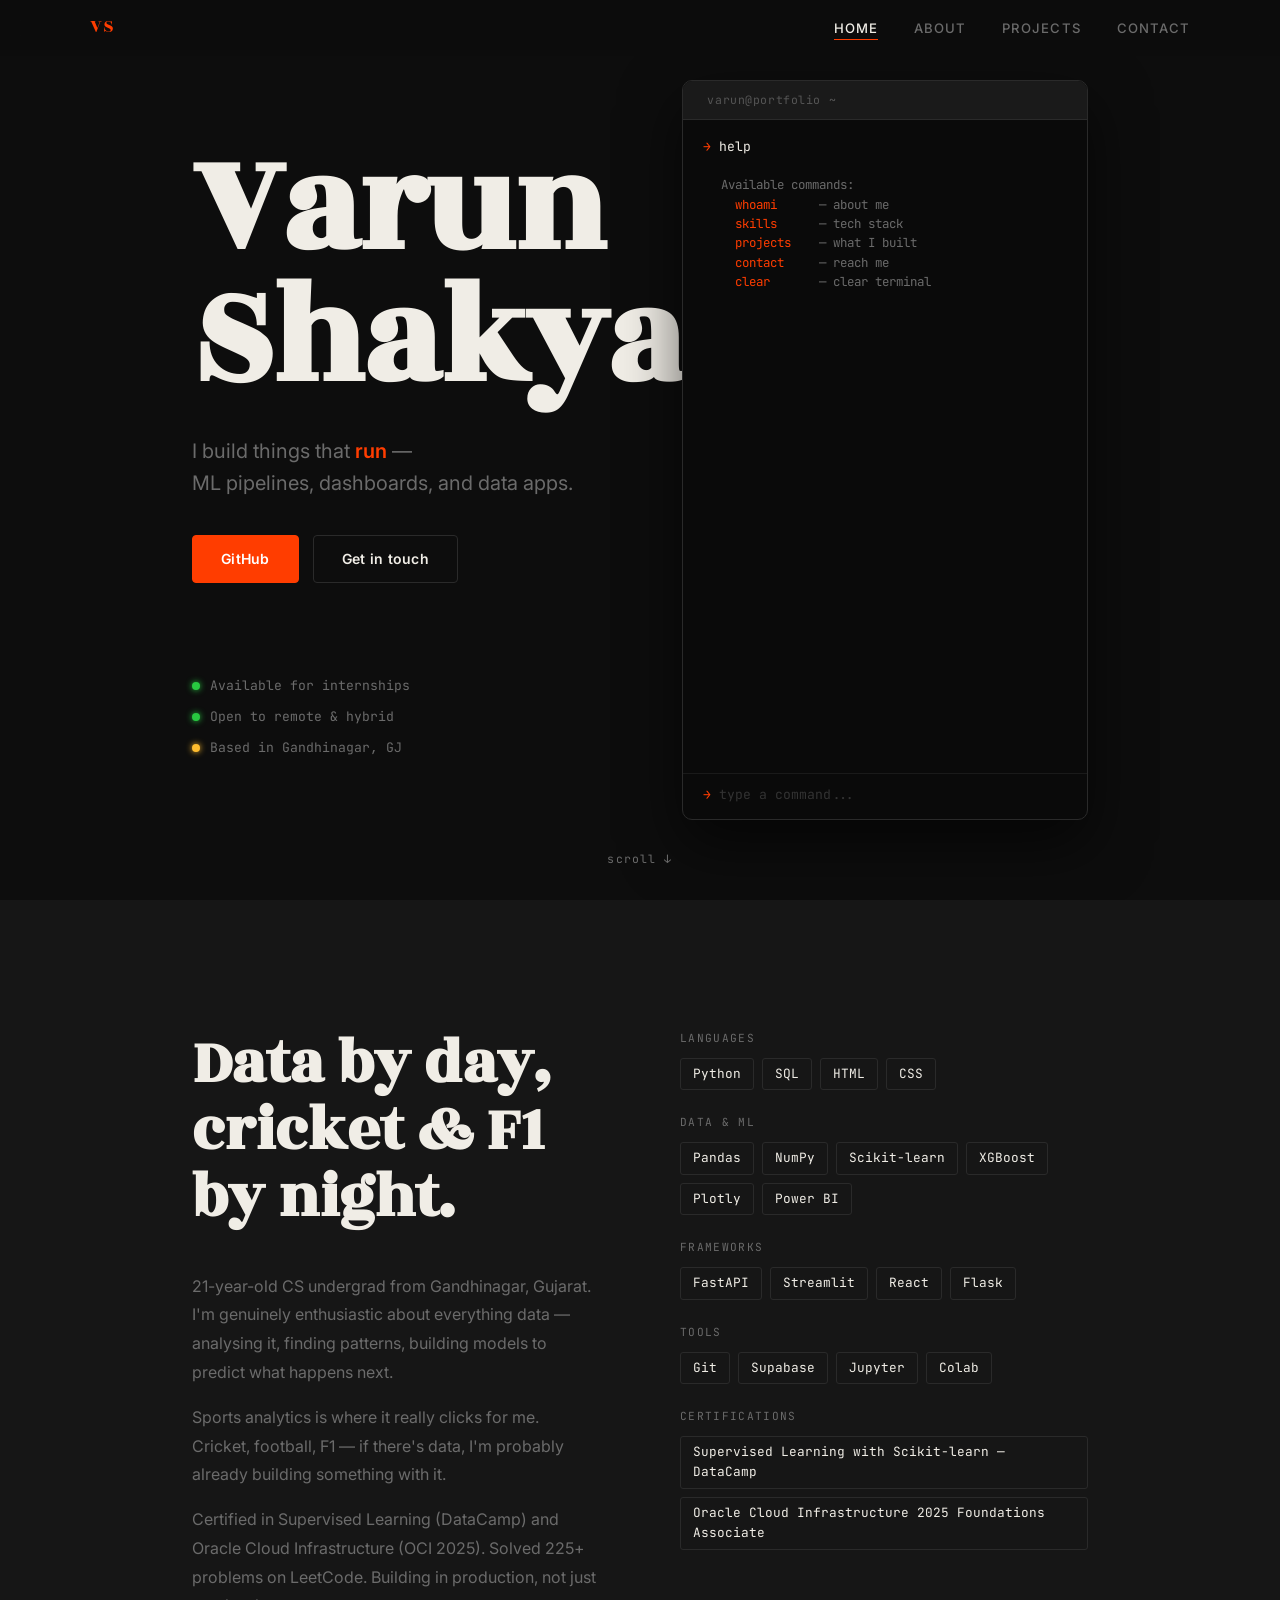
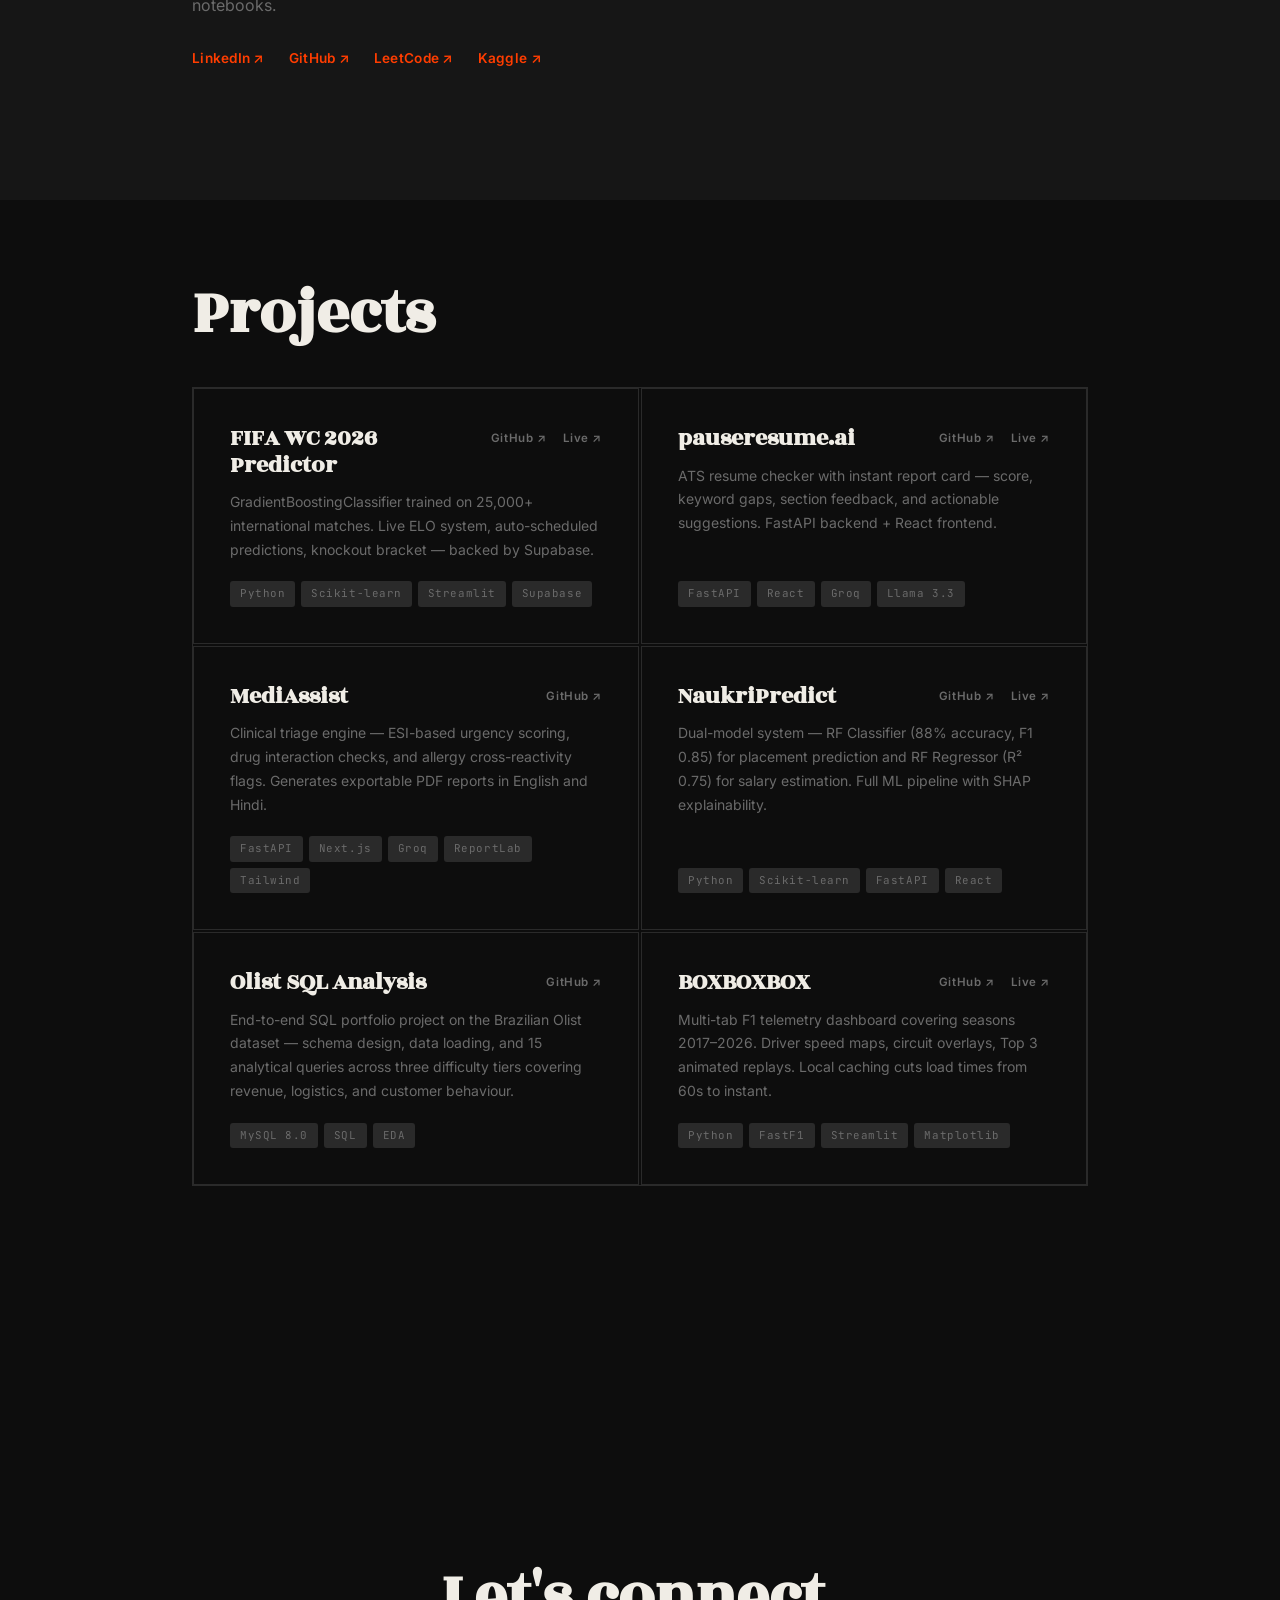
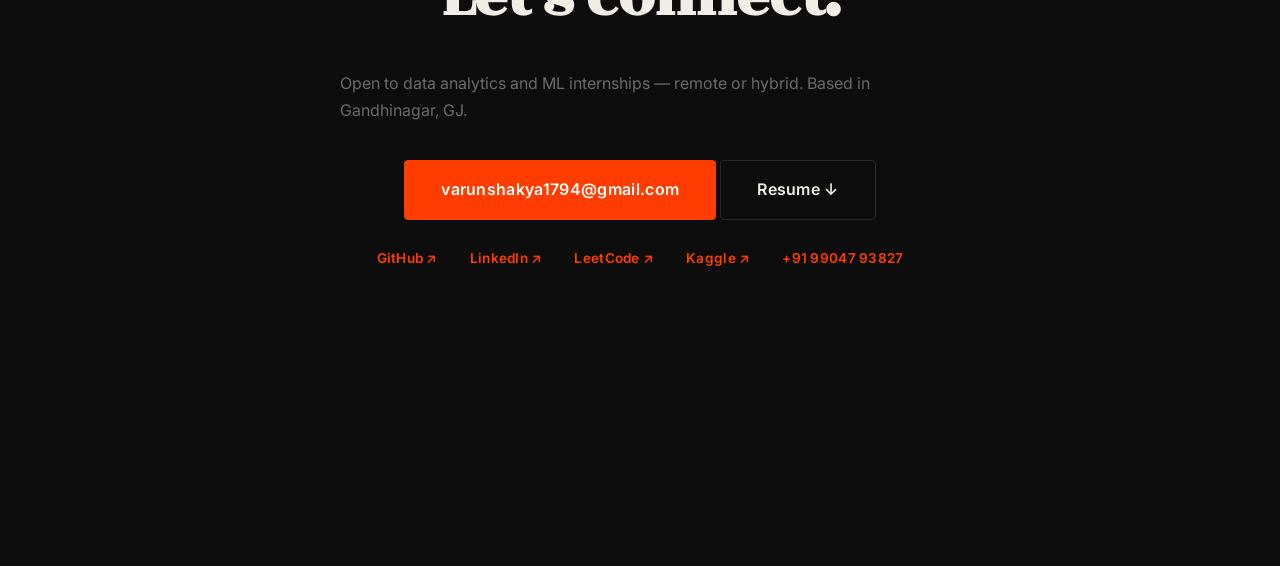
<file: index.html>
<!DOCTYPE html>
<html lang="en">
<head>
  <meta charset="UTF-8" />
  <meta name="viewport" content="width=device-width, initial-scale=1.0" />
  <title>Varun Shakya — Data & ML</title>
  <link rel="preconnect" href="https://fonts.googleapis.com" />
  <link rel="preconnect" href="https://fonts.gstatic.com" crossorigin />
  <link href="https://fonts.googleapis.com/css2?family=Rozha+One&family=Inter:wght@400;500;600&family=JetBrains+Mono:wght@400;500&display=swap" rel="stylesheet" />
  <link rel="stylesheet" href="style.css" />
</head>
<body>

  <!-- ── NAVBAR ── -->
  <nav id="navbar">
    <div class="nav-inner">
      <span class="nav-logo">VS</span>
      <ul class="nav-links">
        <li><a href="#hero"     data-section="hero">Home</a></li>
        <li><a href="#about"    data-section="about">About</a></li>
        <li><a href="#projects" data-section="projects">Projects</a></li>
        <li><a href="#contact"  data-section="contact">Contact</a></li>
      </ul>
    </div>
  </nav>

  <!-- ── HERO ── -->
  <section id="hero" class="section">
    <div class="hero-inner">
      <div class="hero-left">
        <h1 class="hero-name">Varun<br>Shakya</h1>
        <p class="hero-line">
          I build things that <em>run</em> —<br>
          ML pipelines, dashboards, and data apps.
        </p>
        <div class="hero-cta">
          <a href="https://github.com/vrunstar" target="_blank" class="btn btn-primary">GitHub</a>
          <a href="mailto:varunshakya1794@gmail.com" class="btn btn-ghost">Get in touch</a>
        </div>
        <div class="hero-status">
          <div class="status-item">
            <span class="status-dot status-green"></span>
            <span>Available for internships</span>
          </div>
          <div class="status-item">
            <span class="status-dot status-green"></span>
            <span>Open to remote & hybrid</span>
          </div>
          <div class="status-item">
            <span class="status-dot status-yellow"></span>
            <span>Based in Gandhinagar, GJ</span>
          </div>
        </div>
      </div>

      <div class="hero-right">
        <div class="terminal" id="terminal">
          <div class="terminal-bar">
            <span class="t-title">varun@portfolio ~ </span>
          </div>
          <div class="terminal-body" id="terminal-body">
          </div>
          <div class="terminal-input-row">
            <span class="t-prompt">→</span>
            <input id="terminal-input" class="terminal-input" type="text" autocomplete="off" spellcheck="false" placeholder="type a command..." autofocus />
          </div>
        </div>
      </div>
    </div>
    <div class="hero-scroll-hint">scroll ↓</div>
  </section>

  <!-- ── ABOUT + SKILLS ── -->
  <section id="about" class="section">
    <div class="about-inner">
      <div class="about-left">
        <h2 class="section-title">Data by day,<br>cricket & F1<br>by night.</h2>
        <p class="about-bio">
          21-year-old CS undergrad from Gandhinagar, Gujarat. I'm genuinely enthusiastic about everything data — analysing it, finding patterns, building models to predict what happens next.
        </p>
        <p class="about-bio">
          Sports analytics is where it really clicks for me. Cricket, football, F1 — if there's data, I'm probably already building something with it.
        </p>
        <p class="about-bio">
          Certified in Supervised Learning (DataCamp) and Oracle Cloud Infrastructure (OCI 2025). Solved 225+ problems on LeetCode. Building in production, not just notebooks.
        </p>
        <div class="about-links">
          <a href="https://linkedin.com/in/varoooooom" target="_blank" class="text-link">LinkedIn ↗</a>
          <a href="https://github.com/vrunstar" target="_blank" class="text-link">GitHub ↗</a>
          <a href="https://leetcode.com/vrunstar" target="_blank" class="text-link">LeetCode ↗</a>
          <a href="https://kaggle.com/vrunstar" target="_blank" class="text-link">Kaggle ↗</a>
        </div>
      </div>

      <div class="about-right">
        <div class="skills-grid">
          <div class="skill-group">
            <p class="skill-category">Languages</p>
            <div class="skill-tags">
              <span class="tag">Python</span>
              <span class="tag">SQL</span>
              <span class="tag">HTML</span>
              <span class="tag">CSS</span>
            </div>
          </div>
          <div class="skill-group">
            <p class="skill-category">Data & ML</p>
            <div class="skill-tags">
              <span class="tag">Pandas</span>
              <span class="tag">NumPy</span>
              <span class="tag">Scikit-learn</span>
              <span class="tag">XGBoost</span>
              <span class="tag">Plotly</span>
              <span class="tag">Power BI</span>
            </div>
          </div>
          <div class="skill-group">
            <p class="skill-category">Frameworks</p>
            <div class="skill-tags">
              <span class="tag">FastAPI</span>
              <span class="tag">Streamlit</span>
              <span class="tag">React</span>
              <span class="tag">Flask</span>
            </div>
          </div>
          <div class="skill-group">
            <p class="skill-category">Tools</p>
            <div class="skill-tags">
              <span class="tag">Git</span>
              <span class="tag">Supabase</span>
              <span class="tag">Jupyter</span>
              <span class="tag">Colab</span>
            </div>
          </div>
          <div class="skill-group">
            <p class="skill-category">Certifications</p>
            <div class="skill-tags cert-tags">
              <span class="tag">Supervised Learning with Scikit-learn — DataCamp</span>
              <span class="tag">Oracle Cloud Infrastructure 2025 Foundations Associate</span>
            </div>
          </div>
        </div>
      </div>
    </div>
  </section>

  <!-- ── PROJECTS ── -->
  <section id="projects" class="section">
    <div class="projects-inner">
      <h2 class="section-title">Projects</h2>

      <div class="projects-grid">

        <div class="project-card">
          <div class="project-header">
          <h3 class="project-title">FIFA WC 2026 Predictor</h3>
          <div class="project-links">
              <a href="https://github.com/vrunstar/wc-predictor" target="_blank">GitHub ↗</a>
              <a href="#" target="_blank">Live ↗</a>
            </div>
        </div>
          <p class="project-desc">GradientBoostingClassifier trained on 25,000+ international matches. Live ELO system, auto-scheduled predictions, knockout bracket — backed by Supabase.</p>
          <div class="project-stack">
            <span class="stack-tag">Python</span>
            <span class="stack-tag">Scikit-learn</span>
            <span class="stack-tag">Streamlit</span>
            <span class="stack-tag">Supabase</span>
          </div>
        </div>

        <div class="project-card">
          <div class="project-header">
          <h3 class="project-title">pauseresume.ai</h3>
          <div class="project-links">
              <a href="https://github.com/vrunstar/ats_resume_optimizer" target="_blank">GitHub ↗</a>
              <a href="https://pauseresume.vercel.app" target="_blank">Live ↗</a>
            </div>
        </div>
          <p class="project-desc">ATS resume checker with instant report card — score, keyword gaps, section feedback, and actionable suggestions. FastAPI backend + React frontend.</p>
          <div class="project-stack">
            <span class="stack-tag">FastAPI</span>
            <span class="stack-tag">React</span>
            <span class="stack-tag">Groq</span>
            <span class="stack-tag">Llama 3.3</span>
          </div>
        </div>

        <div class="project-card">
          <div class="project-header">
          <h3 class="project-title">MediAssist</h3>
          <div class="project-links">
              <a href="https://github.com/vrunstar/medAssist" target="_blank">GitHub ↗</a>
            </div>
        </div>
          <p class="project-desc">Clinical triage engine — ESI-based urgency scoring, drug interaction checks, and allergy cross-reactivity flags. Generates exportable PDF reports in English and Hindi.</p>
          <div class="project-stack">
            <span class="stack-tag">FastAPI</span>
            <span class="stack-tag">Next.js</span>
            <span class="stack-tag">Groq</span>
            <span class="stack-tag">ReportLab</span>
            <span class="stack-tag">Tailwind</span>
          </div>
        </div>

        <div class="project-card">
          <div class="project-header">
          <h3 class="project-title">NaukriPredict</h3>
          <div class="project-links">
              <a href="https://github.com/vrunstar" target="_blank">GitHub ↗</a>
              <a href="#" target="_blank">Live ↗</a>
            </div>
        </div>
          <p class="project-desc">Dual-model system — RF Classifier (88% accuracy, F1 0.85) for placement prediction and RF Regressor (R² 0.75) for salary estimation. Full ML pipeline with SHAP explainability.</p>
          <div class="project-stack">
            <span class="stack-tag">Python</span>
            <span class="stack-tag">Scikit-learn</span>
            <span class="stack-tag">FastAPI</span>
            <span class="stack-tag">React</span>
          </div>
        </div>

        <div class="project-card">
          <div class="project-header">
          <h3 class="project-title">Olist SQL Analysis</h3>
          <div class="project-links">
              <a href="https://github.com/vrunstar/olist_sql_analysis" target="_blank">GitHub ↗</a>
            </div>
        </div>
          <p class="project-desc">End-to-end SQL portfolio project on the Brazilian Olist dataset — schema design, data loading, and 15 analytical queries across three difficulty tiers covering revenue, logistics, and customer behaviour.</p>
          <div class="project-stack">
            <span class="stack-tag">MySQL 8.0</span>
            <span class="stack-tag">SQL</span>
            <span class="stack-tag">EDA</span>
          </div>
        </div>

        <div class="project-card">
          <div class="project-header">
          <h3 class="project-title">BOXBOXBOX</h3>
          <div class="project-links">
              <a href="https://github.com/vrunstar/f1_maps" target="_blank">GitHub ↗</a>
              <a href="#" target="_blank">Live ↗</a>
            </div>
        </div>
          <p class="project-desc">Multi-tab F1 telemetry dashboard covering seasons 2017–2026. Driver speed maps, circuit overlays, Top 3 animated replays. Local caching cuts load times from 60s to instant.</p>
          <div class="project-stack">
            <span class="stack-tag">Python</span>
            <span class="stack-tag">FastF1</span>
            <span class="stack-tag">Streamlit</span>
            <span class="stack-tag">Matplotlib</span>
          </div>
        </div>

      </div>
    </div>
  </section>

  <!-- ── CONTACT ── -->
  <section id="contact" class="section">
    <div class="contact-inner">
      <h2 class="section-title">Let's connect.</h2>
      <p class="contact-sub">Open to data analytics and ML internships — remote or hybrid. Based in Gandhinagar, GJ.</p>
      <div class="contact-cta">
        <a href="mailto:varunshakya1794@gmail.com" class="btn btn-primary btn-large">varunshakya1794@gmail.com</a>
        <a href="VARUN_resume.pdf" target="_blank" class="btn btn-ghost btn-large">Resume ↓</a>
      </div>
      <div class="contact-links">
        <a href="https://github.com/vrunstar" target="_blank" class="text-link">GitHub ↗</a>
        <a href="https://linkedin.com/in/varoooooom" target="_blank" class="text-link">LinkedIn ↗</a>
        <a href="https://leetcode.com/vrunstar" target="_blank" class="text-link">LeetCode ↗</a>
        <a href="https://kaggle.com/vrunstar" target="_blank" class="text-link">Kaggle ↗</a>
        <a href="tel:+919904793827" class="text-link" style="white-space:nowrap">+91 99047 93827</a>
      </div>
    </div>
  </section>

  <script src="script.js"></script>
</body>
</html>
</file>
<file: style.css>
/* ── RESET & TOKENS ── */
*, *::before, *::after { box-sizing: border-box; margin: 0; padding: 0; }

:root {
  --bg:         #0D0D0D;
  --surface:    #161616;
  --border:     #2a2a2a;
  --text:       #F0EDE6;
  --muted:      #6b6b6b;
  --accent:     #FF3D00;
  --accent-dim: rgba(255, 61, 0, 0.12);
  --font-display: 'Rozha One', serif;
  --font-body:    'Inter', sans-serif;
  --font-mono:    'JetBrains Mono', monospace;
}

html { scroll-behavior: smooth; }

body {
  background: var(--bg);
  color: var(--text);
  font-family: var(--font-body);
  font-size: 16px;
  line-height: 1.6;
  -webkit-font-smoothing: antialiased;
  overflow-x: hidden;
}

a { color: inherit; text-decoration: none; }

/* ── NAVBAR ── */
#navbar {
  position: fixed;
  top: 0;
  left: 0;
  right: 0;
  z-index: 100;
  padding: 0 40px;
  height: 56px;
  display: flex;
  align-items: center;
  background: rgba(13, 13, 13, 0.85);
  backdrop-filter: blur(12px);
  border-bottom: 1px solid transparent;
  transition: border-color 0.3s;
}

#navbar.scrolled {
  border-color: var(--border);
}

.nav-inner {
  width: 100%;
  max-width: 1100px;
  margin: 0 auto;
  display: flex;
  align-items: center;
  justify-content: space-between;
}

.nav-logo {
  font-family: var(--font-display);
  font-size: 1.2rem;
  color: var(--accent);
  letter-spacing: 0.05em;
}

.nav-links {
  list-style: none;
  display: flex;
  gap: 36px;
}

.nav-links a {
  font-size: 0.82rem;
  font-weight: 500;
  color: var(--muted);
  letter-spacing: 0.08em;
  text-transform: uppercase;
  transition: color 0.2s;
  position: relative;
}

.nav-links a::after {
  content: '';
  position: absolute;
  bottom: -4px;
  left: 0;
  right: 0;
  height: 1px;
  background: var(--accent);
  transform: scaleX(0);
  transition: transform 0.2s;
}

.nav-links a.active,
.nav-links a:hover { color: var(--text); }

.nav-links a.active::after { transform: scaleX(1); }

/* ── SECTIONS ── */
.section {
  min-height: 100vh;
  display: flex;
  flex-direction: column;
  justify-content: center;
  padding: 80px 15vw;
  position: relative;
}

.section-tag {
  font-family: var(--font-mono);
  font-size: 0.75rem;
  color: var(--accent);
  letter-spacing: 0.15em;
  text-transform: uppercase;
  margin-bottom: 16px;
}

.section-title {
  font-family: var(--font-display);
  font-size: clamp(2.4rem, 5vw, 4rem);
  line-height: 1.05;
  color: var(--text);
  margin-bottom: 40px;
}

/* ── HERO ── */
#hero {
  justify-content: center;
  padding: 80px 15vw;
  overflow: visible;
}

.hero-eyebrow {
  font-family: var(--font-mono);
  font-size: 0.8rem;
  color: var(--muted);
  letter-spacing: 0.12em;
  text-transform: uppercase;
  margin-bottom: 20px;
}

.hero-name {
  font-family: var(--font-display);
  font-size: clamp(4rem, 12vw, 9rem);
  line-height: 0.92;
  color: var(--text);
  margin-bottom: 28px;
  letter-spacing: -0.01em;
}

.hero-line {
  font-size: clamp(1rem, 2vw, 1.25rem);
  color: var(--muted);
  line-height: 1.6;
  margin-bottom: 36px;
  max-width: 420px;
}

.hero-line em {
  color: var(--accent);
  font-style: normal;
  font-weight: 600;
}

.hero-cta {
  display: flex;
  gap: 14px;
  margin-bottom: 56px;
  flex-wrap: wrap;
}

/* ── BUTTONS ── */
.btn {
  display: inline-flex;
  align-items: center;
  padding: 12px 28px;
  border-radius: 4px;
  font-size: 0.875rem;
  font-weight: 600;
  font-family: var(--font-body);
  letter-spacing: 0.02em;
  transition: all 0.2s;
  cursor: pointer;
}

.btn-primary {
  background: var(--accent);
  color: #fff;
  border: 1px solid var(--accent);
}

.btn-primary:hover {
  background: transparent;
  color: var(--accent);
}

.btn-ghost {
  background: transparent;
  color: var(--text);
  border: 1px solid var(--border);
}

.btn-ghost:hover {
  border-color: var(--text);
}

.btn-large {
  padding: 16px 36px;
  font-size: 1rem;
}

/* ── HERO STATS ── */
.hero-stats {
  display: flex;
  align-items: center;
  gap: 32px;
  flex-wrap: wrap;
}

.stat {
  display: flex;
  flex-direction: column;
  gap: 2px;
}

.stat-num {
  font-family: var(--font-display);
  font-size: 2rem;
  color: var(--text);
  line-height: 1;
}

.stat-label {
  font-size: 0.72rem;
  color: var(--muted);
  letter-spacing: 0.06em;
  text-transform: uppercase;
}

.stat-divider {
  width: 1px;
  height: 40px;
  background: var(--border);
}

.hero-scroll-hint {
  position: absolute;
  bottom: 32px;
  left: 50%;
  transform: translateX(-50%);
  font-size: 0.72rem;
  color: var(--muted);
  letter-spacing: 0.1em;
  font-family: var(--font-mono);
  animation: pulse 2.5s ease-in-out infinite;
}

@keyframes pulse {
  0%, 100% { opacity: 0.4; }
  50%       { opacity: 1; }
}

/* ── ABOUT ── */
#about { background: var(--surface); }

.about-inner {
  max-width: 1100px;
  margin: 0 auto;
  width: 100%;
  display: grid;
  grid-template-columns: 1fr 1fr;
  gap: 80px;
  align-items: start;
}

.about-bio {
  font-size: 1rem;
  color: var(--muted);
  line-height: 1.8;
  margin-bottom: 16px;
  max-width: 420px;
}

.about-links {
  display: flex;
  gap: 24px;
  margin-top: 28px;
}

.text-link {
  font-size: 0.85rem;
  font-weight: 600;
  color: var(--accent);
  letter-spacing: 0.02em;
  transition: opacity 0.2s;
}

.text-link:hover { opacity: 0.7; }

/* ── SKILLS ── */
.skills-grid {
  display: flex;
  flex-direction: column;
  gap: 24px;
}

.skill-category {
  font-family: var(--font-mono);
  font-size: 0.7rem;
  color: var(--muted);
  letter-spacing: 0.12em;
  text-transform: uppercase;
  margin-bottom: 10px;
}

.skill-tags {
  display: flex;
  flex-wrap: wrap;
  gap: 8px;
}

.tag {
  padding: 5px 12px;
  border: 1px solid var(--border);
  border-radius: 3px;
  font-size: 0.8rem;
  color: var(--text);
  font-family: var(--font-mono);
  transition: border-color 0.2s, color 0.2s;
}

.tag:hover {
  border-color: var(--accent);
  color: var(--accent);
}

/* ── PROJECTS ── */
#projects { background: var(--bg); }

.projects-inner {
  max-width: 1100px;
  margin: 0 auto;
  width: 100%;
}

.projects-grid {
  display: grid;
  grid-template-columns: 1fr 1fr;
  gap: 2px;
  border: 1px solid var(--border);
}

.project-card {
  padding: 36px;
  border: 1px solid var(--border);
  transition: background 0.2s;
  display: flex;
  flex-direction: column;
  gap: 12px;
}

.project-card:hover {
  background: var(--accent-dim);
}

.project-header {
  display: flex;
  align-items: flex-start;
  justify-content: space-between;
  gap: 16px;
}

.project-title {
  font-family: var(--font-display);
  font-size: 1.5rem;
  color: var(--text);
  line-height: 1.1;
  flex: 1;
}

.project-links {
  display: flex;
  gap: 16px;
  flex-shrink: 0;
  padding-top: 4px;
}

.project-links a {
  font-size: 0.72rem;
  font-weight: 600;
  color: var(--muted);
  letter-spacing: 0.05em;
  transition: color 0.2s;
}

.project-links a:hover { color: var(--text); }

.project-desc {
  font-size: 0.875rem;
  color: var(--muted);
  line-height: 1.7;
  flex: 1;
}

.project-stack {
  display: flex;
  flex-wrap: wrap;
  gap: 6px;
  margin-top: 8px;
}

.project-card:last-child:nth-child(odd) {
  grid-column: 1 / -1;
  max-width: 50%;
}
  padding: 3px 8px;
  background: var(--border);
  border-radius: 2px;
  font-family: var(--font-mono);
  font-size: 0.68rem;
  color: var(--muted);
  letter-spacing: 0.05em;
}

/* ── CONTACT ── */
#contact {
  background: var(--surface);
  align-items: center;
  text-align: center;
}

.contact-inner {
  display: flex;
  flex-direction: column;
  align-items: center;
  max-width: 600px;
  margin: 0 auto;
}

.contact-sub {
  font-size: 1rem;
  color: var(--muted);
  margin-bottom: 36px;
  line-height: 1.7;
}

.contact-links {
  display: flex;
  gap: 32px;
  margin-top: 28px;
}

/* ── SCROLL REVEAL ── */
.reveal {
  opacity: 0;
  transform: translateY(24px);
  transition: opacity 0.6s ease, transform 0.6s ease;
}

.reveal.visible {
  opacity: 1;
  transform: none;
}

/* ── RESPONSIVE ── */
@media (max-width: 768px) {
  .section { padding: 80px 6vw; }
  #navbar { padding: 0 6vw; }
  .nav-links { gap: 20px; }
  .about-inner { grid-template-columns: 1fr; gap: 48px; }
  .projects-grid { grid-template-columns: 1fr; }
  .hero-stats { gap: 20px; }
  .stat-divider { display: none; }
}

.stack-tag {
  display: inline-block;
  padding: 4px 10px;
  background: var(--border);
  border-radius: 3px;
  font-family: var(--font-mono);
  font-size: 0.68rem;
  color: var(--muted);
  letter-spacing: 0.05em;
  white-space: nowrap;
}

/* ── HERO TWO-COLUMN ── */
.hero-inner {
  display: grid;
  grid-template-columns: 1fr 1fr;
  gap: 0;
  align-items: center;
  width: 100%;
}

.hero-left {
  display: flex;
  flex-direction: column;
}

.hero-right {
  display: flex;
  align-items: stretch;
}

/* ── STATUS INDICATORS ── */
.hero-status {
  display: flex;
  flex-direction: column;
  gap: 10px;
  margin-top: 36px;
}

.status-item {
  display: flex;
  align-items: center;
  gap: 10px;
  font-size: 0.82rem;
  color: var(--muted);
  font-family: var(--font-mono);
}

.status-dot {
  width: 8px;
  height: 8px;
  border-radius: 50%;
  flex-shrink: 0;
  animation: blink 2.5s ease-in-out infinite;
}

.status-green  { background: #28c840; box-shadow: 0 0 6px #28c840; }
.status-yellow { background: #febc2e; box-shadow: 0 0 6px #febc2e; animation-delay: 0.4s; }

@keyframes blink {
  0%, 100% { opacity: 1; }
  50%       { opacity: 0.4; }
}

/* ── TERMINAL ── */
.terminal {
  width: 100%;
  height: calc(100vh - 160px);
  background: #0a0a0a;
  border: 1px solid #2a2a2a;
  border-radius: 10px;
  overflow: hidden;
  font-family: var(--font-mono);
  font-size: 0.82rem;
  box-shadow: 0 24px 60px rgba(0,0,0,0.6);
  display: flex;
  flex-direction: column;
}

.terminal-bar {
  background: #1a1a1a;
  padding: 10px 16px;
  display: flex;
  align-items: center;
  gap: 6px;
  border-bottom: 1px solid #2a2a2a;
}

.t-dot {
  width: 11px;
  height: 11px;
  border-radius: 50%;
}
.t-red    { background: #ff5f57; }
.t-yellow { background: #febc2e; }
.t-green  { background: #28c840; }

.t-title {
  margin-left: 8px;
  color: #555;
  font-size: 0.72rem;
  letter-spacing: 0.05em;
}

.terminal-body {
  padding: 16px 20px;
  flex: 1;
  overflow: hidden;
  display: flex;
  flex-direction: column;
  gap: 10px;
}

.t-line {
  display: flex;
  gap: 8px;
  color: #f0ede6;
}

.t-prompt {
  color: var(--accent);
  flex-shrink: 0;
}

.t-cmd { color: #f0ede6; }

.t-output {
  color: #6b6b6b;
  line-height: 1.55;
  padding-left: 18px;
  white-space: pre;
  font-size: 0.78rem;
  overflow: hidden;
  margin-top: 4px;
}

.t-white  { color: #f0ede6; }
.t-dim    { color: #444; }
.t-accent { color: var(--accent); }
.t-link {
  color: #aaa;
  text-decoration: none;
  cursor: pointer;
  transition: color 0.2s;
}
.t-link:hover {
  color: #f0ede6;
}

.t-line {
  display: flex;
  gap: 8px;
  color: #f0ede6;
  margin-bottom: 4px;
}
.t-error  { color: #f87171; }
.t-success{ color: #28c840; }

.terminal-input-row {
  display: flex;
  align-items: center;
  gap: 8px;
  padding: 10px 20px 14px;
  border-top: 1px solid #1a1a1a;
}

.terminal-input {
  flex: 1;
  background: transparent;
  border: none;
  outline: none;
  color: #f0ede6;
  font-family: var(--font-mono);
  font-size: 0.82rem;
  caret-color: var(--accent);
}

.terminal-input::placeholder { color: #333; }

@media (max-width: 768px) {
  .hero-inner {
    grid-template-columns: 1fr;
    gap: 40px;
  }
  .hero-right { display: none; }
}

.cert-tags {
  flex-direction: column !important;
  align-items: flex-start !important;
}
</file>
